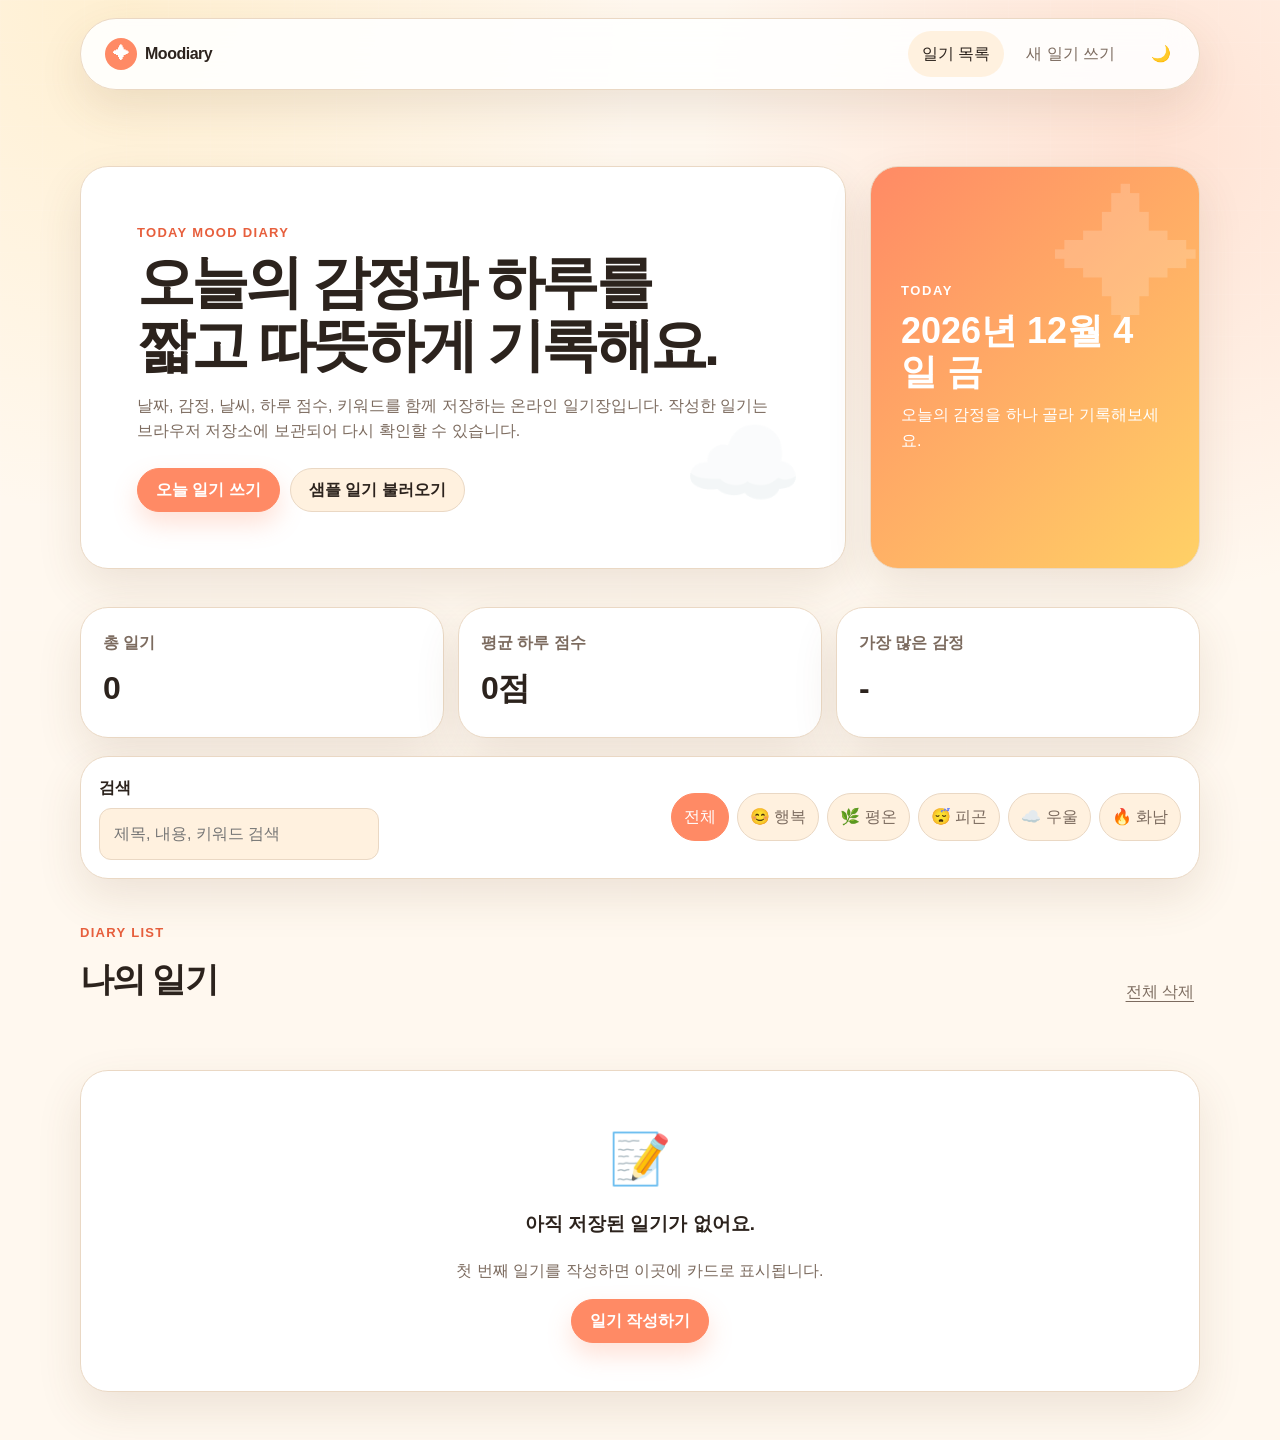
<file: index.html>
<!DOCTYPE html>
<html lang="ko">
<head>
  <meta charset="UTF-8" />
  <meta name="viewport" content="width=device-width, initial-scale=1.0" />
  <title>Moodiary | 감정 기록 온라인 일기장</title>
 <link rel="stylesheet" href="./style.css">
</head>
<body data-page="home">
  <header class="site-header">
    <a class="logo" href="index.html" aria-label="Moodiary 홈으로 이동">
      <span class="logo-icon">✦</span>
      <span>Moodiary</span>
    </a>

    <button class="menu-toggle" id="menuToggle" aria-label="메뉴 열기">☰</button>

    <nav class="main-nav" id="mainNav">
      <a href="index.html" class="active">일기 목록</a>
      <a href="write.html">새 일기 쓰기</a>
      <button class="theme-toggle" id="themeToggle" type="button">🌙</button>
    </nav>
  </header>

  <main>
    <section class="hero section-wrap">
      <div class="hero-text">
        <p class="eyebrow">Today Mood Diary</p>
        <h1>오늘의 감정과 하루를<br />짧고 따뜻하게 기록해요.</h1>
        <p class="hero-desc">
          날짜, 감정, 날씨, 하루 점수, 키워드를 함께 저장하는 온라인 일기장입니다.
          작성한 일기는 브라우저 저장소에 보관되어 다시 확인할 수 있습니다.
        </p>
        <div class="hero-actions">
          <a class="btn primary" href="write.html">오늘 일기 쓰기</a>
          <button class="btn ghost" id="loadSampleBtn" type="button">샘플 일기 불러오기</button>
        </div>
      </div>
      <aside class="today-card" aria-label="오늘 정보">
        <span class="today-label">TODAY</span>
        <strong id="todayDate">-</strong>
        <p id="todayMessage">오늘도 기록할 준비가 되었어요.</p>
      </aside>
    </section>

    <section class="stats-grid section-wrap" aria-label="일기 통계">
      <article class="stat-card">
        <span>총 일기</span>
        <strong id="totalCount">0</strong>
      </article>
      <article class="stat-card">
        <span>평균 하루 점수</span>
        <strong id="avgScore">0</strong>
      </article>
      <article class="stat-card">
        <span>가장 많은 감정</span>
        <strong id="topMood">-</strong>
      </article>
    </section>

    <section class="toolbar section-wrap" aria-label="일기 검색 및 필터">
      <div class="search-box">
        <label for="searchInput">검색</label>
        <input id="searchInput" type="search" placeholder="제목, 내용, 키워드 검색" />
      </div>

      <div class="filter-buttons" id="filterButtons" aria-label="감정 필터">
        <button class="filter-btn active" data-filter="all" type="button">전체</button>
        <button class="filter-btn" data-filter="happy" type="button">😊 행복</button>
        <button class="filter-btn" data-filter="calm" type="button">🌿 평온</button>
        <button class="filter-btn" data-filter="tired" type="button">😴 피곤</button>
        <button class="filter-btn" data-filter="sad" type="button">☁️ 우울</button>
        <button class="filter-btn" data-filter="angry" type="button">🔥 화남</button>
      </div>
    </section>

    <section class="section-wrap">
      <div class="section-title-row">
        <div>
          <p class="eyebrow">Diary List</p>
          <h2>나의 일기</h2>
        </div>
        <button class="text-button" id="clearAllBtn" type="button">전체 삭제</button>
      </div>

      <div class="diary-grid" id="diaryList" aria-live="polite"></div>
      <div class="empty-state hidden" id="emptyState">
        <div class="empty-icon">📝</div>
        <h3>아직 저장된 일기가 없어요.</h3>
        <p>첫 번째 일기를 작성하면 이곳에 카드로 표시됩니다.</p>
        <a class="btn primary" href="write.html">일기 작성하기</a>
      </div>
    </section>
  </main>


  <div class="toast" id="toast" role="status" aria-live="polite"></div>

  <script src="https://code.jquery.com/jquery-3.6.0.min.js"></script>
 <script src="./app.js"></script>
</body>
</html>
</file>
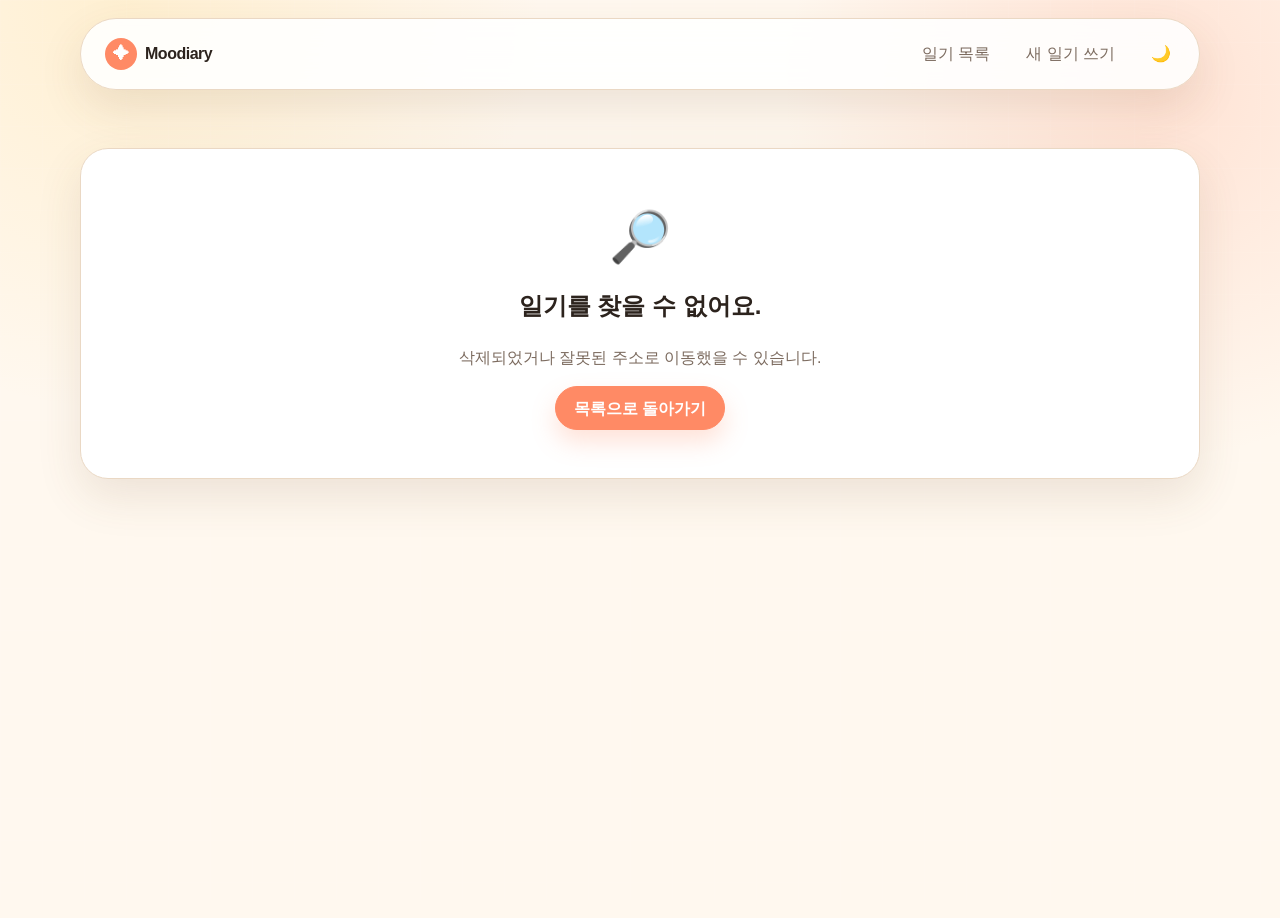
<file: detail.html>
<!DOCTYPE html>
<html lang="ko">
<head>
  <meta charset="UTF-8" />
  <meta name="viewport" content="width=device-width, initial-scale=1.0" />
  <title>Moodiary | 일기 상세</title>
  <link rel="stylesheet" href="./style.css">
</head>
<body data-page="detail">
  <header class="site-header">
    <a class="logo" href="index.html" aria-label="Moodiary 홈으로 이동">
      <span class="logo-icon">✦</span>
      <span>Moodiary</span>
    </a>

    <button class="menu-toggle" id="menuToggle" aria-label="메뉴 열기">☰</button>

    <nav class="main-nav" id="mainNav">
      <a href="index.html">일기 목록</a>
      <a href="write.html">새 일기 쓰기</a>
      <button class="theme-toggle" id="themeToggle" type="button">🌙</button>
    </nav>
  </header>

  <main class="section-wrap detail-wrap">
    <article class="detail-card" id="detailCard"></article>

    <section class="empty-state hidden" id="notFoundState">
      <div class="empty-icon">🔎</div>
      <h1>일기를 찾을 수 없어요.</h1>
      <p>삭제되었거나 잘못된 주소로 이동했을 수 있습니다.</p>
      <a class="btn primary" href="index.html">목록으로 돌아가기</a>
    </section>
  </main>


  <div class="toast" id="toast" role="status" aria-live="polite"></div>

  <script src="https://code.jquery.com/jquery-3.6.0.min.js"></script>
<script src="./app.js"></script>
</body>
</html>
</file>
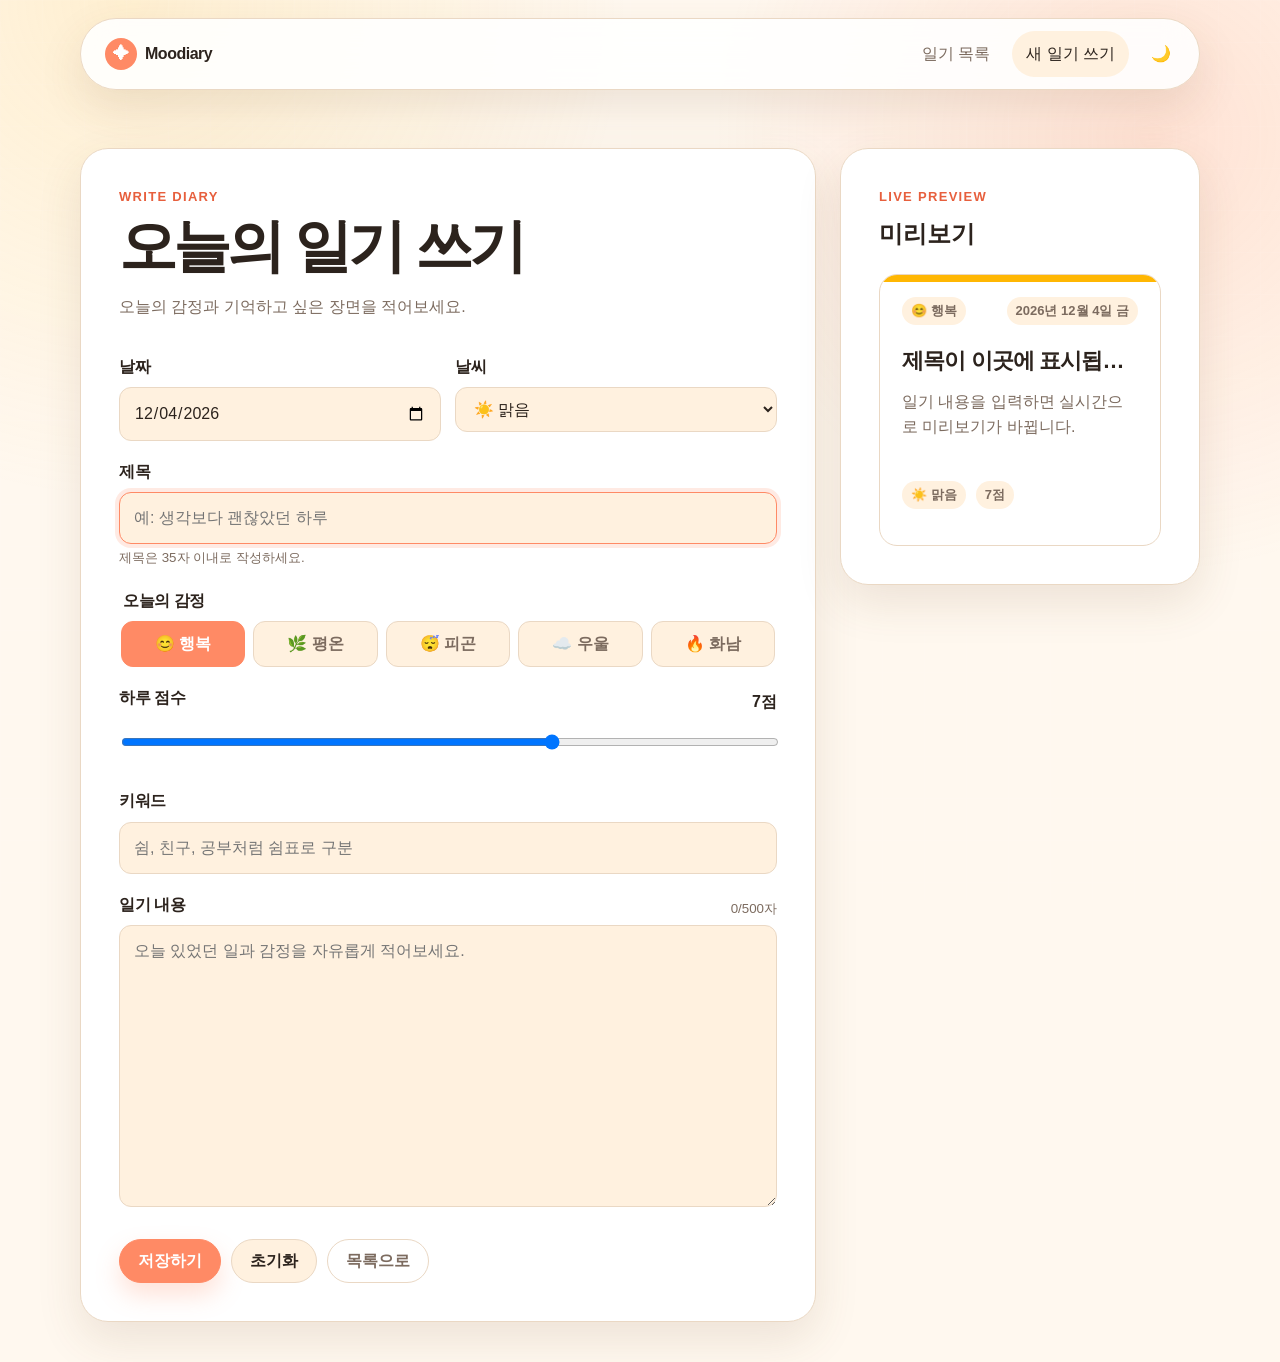
<file: write.html>
<!DOCTYPE html>
<html lang="ko">
<head>
  <meta charset="UTF-8" />
  <meta name="viewport" content="width=device-width, initial-scale=1.0" />
  <title>Moodiary | 일기 작성</title>
  <link rel="stylesheet" href="./style.css">
</head>
<body data-page="write">
  <header class="site-header">
    <a class="logo" href="index.html" aria-label="Moodiary 홈으로 이동">
      <span class="logo-icon">✦</span>
      <span>Moodiary</span>
    </a>

    <button class="menu-toggle" id="menuToggle" aria-label="메뉴 열기">☰</button>

    <nav class="main-nav" id="mainNav">
      <a href="index.html">일기 목록</a>
      <a href="write.html" class="active">새 일기 쓰기</a>
      <button class="theme-toggle" id="themeToggle" type="button">🌙</button>
    </nav>
  </header>

  <main class="section-wrap write-layout">
    <section class="form-panel">
      <p class="eyebrow">Write Diary</p>
      <h1 id="writeTitle">오늘의 일기 쓰기</h1>
      <p class="page-desc">오늘의 감정과 기억하고 싶은 장면을 적어보세요.</p>

      <form id="diaryForm" novalidate>
        <input type="hidden" id="entryId" />

        <div class="form-row two-col">
          <div class="field">
            <label for="dateInput">날짜</label>
            <input id="dateInput" type="date" required />
          </div>
          <div class="field">
            <label for="weatherInput">날씨</label>
            <select id="weatherInput">
              <option value="sunny">☀️ 맑음</option>
              <option value="cloudy">☁️ 흐림</option>
              <option value="rainy">🌧️ 비</option>
              <option value="snowy">❄️ 눈</option>
              <option value="windy">🍃 바람</option>
            </select>
          </div>
        </div>

        <div class="field">
          <label for="titleInput">제목</label>
          <input id="titleInput" type="text" maxlength="35" placeholder="예: 생각보다 괜찮았던 하루" required />
          <small id="titleHelp">제목은 35자 이내로 작성하세요.</small>
        </div>

        <fieldset class="mood-field">
          <legend>오늘의 감정</legend>
          <div class="mood-options">
            <label><input type="radio" name="mood" value="happy" checked /> <span>😊 행복</span></label>
            <label><input type="radio" name="mood" value="calm" /> <span>🌿 평온</span></label>
            <label><input type="radio" name="mood" value="tired" /> <span>😴 피곤</span></label>
            <label><input type="radio" name="mood" value="sad" /> <span>☁️ 우울</span></label>
            <label><input type="radio" name="mood" value="angry" /> <span>🔥 화남</span></label>
          </div>
        </fieldset>

        <div class="field">
          <div class="label-row">
            <label for="scoreInput">하루 점수</label>
            <strong id="scoreValue">7점</strong>
          </div>
          <input id="scoreInput" type="range" min="1" max="10" value="7" />
        </div>

        <div class="field">
          <label for="keywordInput">키워드</label>
          <input id="keywordInput" type="text" placeholder="쉼, 친구, 공부처럼 쉼표로 구분" />
        </div>

        <div class="field">
          <div class="label-row">
            <label for="contentInput">일기 내용</label>
            <small><span id="charCount">0</span>/500자</small>
          </div>
          <textarea id="contentInput" maxlength="500" rows="10" placeholder="오늘 있었던 일과 감정을 자유롭게 적어보세요." required></textarea>
        </div>

        <div class="form-actions">
          <button class="btn primary" type="submit">저장하기</button>
          <button class="btn ghost" id="resetBtn" type="button">초기화</button>
          <a class="btn light" href="index.html">목록으로</a>
        </div>
      </form>
    </section>

    <aside class="preview-panel" aria-label="일기 미리보기">
      <p class="eyebrow">Live Preview</p>
      <h2>미리보기</h2>
      <article class="diary-card preview-card mood-happy" id="previewCard">
        <div class="card-top">
          <span class="mood-badge" id="previewMood">😊 행복</span>
          <span class="date-text" id="previewDate">-</span>
        </div>
        <h3 id="previewTitle">제목이 이곳에 표시됩니다</h3>
        <p id="previewContent">일기 내용을 입력하면 실시간으로 미리보기가 바뀝니다.</p>
        <div class="card-meta">
          <span id="previewWeather">☀️ 맑음</span>
          <span id="previewScore">7점</span>
        </div>
        <div class="tag-list" id="previewTags"></div>
      </article>
    </aside>
  </main>
  
  <div class="toast" id="toast" role="status" aria-live="polite"></div>

  <script src="https://code.jquery.com/jquery-3.6.0.min.js"></script>
<script src="./app.js"></script>
</body>
</html>
</file>
<file: style.css>
:root {
  --bg: #fff8ef;
  --panel: #ffffff;
  --panel-soft: #fff1df;
  --text: #2c231d;
  --muted: #7c6b5f;
  --line: #ead8c4;
  --primary: #ff8a65;
  --primary-dark: #e75f3d;
  --accent: #ffd166;
  --shadow: 0 18px 45px rgba(103, 73, 45, 0.12);
  --radius-lg: 28px;
  --radius-md: 18px;
  --radius-sm: 12px;
}

body.dark {
  --bg: #171411;
  --panel: #25201c;
  --panel-soft: #302821;
  --text: #fff8ef;
  --muted: #c8b7a8;
  --line: #4b3e34;
  --primary: #ff9b78;
  --primary-dark: #ffb099;
  --accent: #ffd166;
  --shadow: 0 18px 45px rgba(0, 0, 0, 0.25);
}

* {
  box-sizing: border-box;
}

html {
  scroll-behavior: smooth;
}

body {
  margin: 0;
  min-height: 100vh;
  font-family: "Pretendard", "Apple SD Gothic Neo", "Malgun Gothic", Arial, sans-serif;
  background:
    radial-gradient(circle at 10% 0%, rgba(255, 209, 102, 0.22), transparent 28%),
    radial-gradient(circle at 90% 10%, rgba(255, 138, 101, 0.2), transparent 26%),
    var(--bg);
  color: var(--text);
  line-height: 1.6;
}

body::before {
  content: "";
  position: fixed;
  inset: 0;
  pointer-events: none;
  background-image: linear-gradient(rgba(255, 255, 255, 0.18) 1px, transparent 1px),
    linear-gradient(90deg, rgba(255, 255, 255, 0.18) 1px, transparent 1px);
  background-size: 42px 42px;
  opacity: 0.35;
}

button,
input,
select,
textarea {
  font: inherit;
}

a {
  color: inherit;
  text-decoration: none;
}

.hidden {
  display: none !important;
}

.site-header {
  position: sticky;
  top: 0;
  z-index: 20;
  width: min(1120px, calc(100% - 32px));
  margin: 18px auto 0;
  padding: 12px 14px;
  display: flex;
  align-items: center;
  justify-content: space-between;
  gap: 18px;
  background: color-mix(in srgb, var(--panel) 88%, transparent);
  border: 1px solid var(--line);
  border-radius: 999px;
  box-shadow: var(--shadow);
  backdrop-filter: blur(16px);
}

.logo {
  display: inline-flex;
  align-items: center;
  gap: 8px;
  padding: 6px 10px;
  font-weight: 900;
  letter-spacing: -0.03em;
}

.logo-icon {
  display: grid;
  place-items: center;
  width: 32px;
  height: 32px;
  border-radius: 50%;
  background: var(--primary);
  color: #fff;
}

.main-nav {
  display: flex;
  align-items: center;
  gap: 8px;
}

.main-nav a,
.theme-toggle,
.menu-toggle {
  border: 0;
  border-radius: 999px;
  padding: 10px 14px;
  background: transparent;
  color: var(--muted);
  cursor: pointer;
  transition: 0.2s ease;
}

.main-nav a:hover,
.theme-toggle:hover,
.main-nav a.active {
  color: var(--text);
  background: var(--panel-soft);
}

.menu-toggle {
  display: none;
  font-size: 20px;
}

.section-wrap {
  width: min(1120px, calc(100% - 32px));
  margin: 0 auto;
}

.hero {
  display: grid;
  grid-template-columns: minmax(0, 1fr) 330px;
  align-items: stretch;
  gap: 24px;
  padding: 76px 0 28px;
}

.hero-text,
.today-card,
.form-panel,
.preview-panel,
.detail-card,
.empty-state,
.toolbar,
.stat-card {
  position: relative;
  background: var(--panel);
  border: 1px solid var(--line);
  border-radius: var(--radius-lg);
  box-shadow: var(--shadow);
}

.hero-text {
  padding: clamp(28px, 5vw, 56px);
  overflow: hidden;
}

.hero-text::after {
  content: "☁️";
  position: absolute;
  right: 42px;
  bottom: 28px;
  font-size: 96px;
  opacity: 0.16;
}

.eyebrow {
  margin: 0 0 8px;
  color: var(--primary-dark);
  font-weight: 800;
  font-size: 13px;
  letter-spacing: 0.1em;
  text-transform: uppercase;
}

h1,
h2,
h3,
p {
  margin-top: 0;
}

.hero h1,
.form-panel h1,
.detail-card h1 {
  margin-bottom: 16px;
  font-size: clamp(32px, 6vw, 58px);
  line-height: 1.08;
  letter-spacing: -0.065em;
}

.hero-desc,
.page-desc {
  max-width: 650px;
  color: var(--muted);
}

.hero-actions,
.form-actions,
.detail-actions {
  display: flex;
  flex-wrap: wrap;
  gap: 10px;
  margin-top: 24px;
}

.btn {
  display: inline-flex;
  align-items: center;
  justify-content: center;
  min-height: 44px;
  padding: 0 18px;
  border: 1px solid var(--line);
  border-radius: 999px;
  font-weight: 800;
  cursor: pointer;
  transition: transform 0.2s ease, box-shadow 0.2s ease, background 0.2s ease;
}

.btn:hover {
  transform: translateY(-2px);
}

.btn.primary {
  border-color: var(--primary);
  background: var(--primary);
  color: #fff;
  box-shadow: 0 12px 24px rgba(255, 138, 101, 0.25);
}

.btn.ghost {
  background: var(--panel-soft);
  color: var(--text);
}

.btn.light {
  background: var(--panel);
  color: var(--muted);
}

.btn.danger {
  border-color: #ff6b6b;
  background: #ff6b6b;
  color: #fff;
}

.today-card {
  min-height: 260px;
  padding: 30px;
  display: flex;
  flex-direction: column;
  justify-content: center;
  overflow: hidden;
  background: linear-gradient(135deg, var(--primary), #ffd166);
  color: #fff;
}

.today-card::after {
  content: "✦";
  position: absolute;
  right: -6px;
  top: -24px;
  font-size: 150px;
  opacity: 0.18;
}

.today-label {
  font-weight: 900;
  font-size: 13px;
  letter-spacing: 0.12em;
}

.today-card strong {
  display: block;
  margin: 8px 0 10px;
  font-size: 36px;
  line-height: 1.15;
}

.today-card p {
  margin-bottom: 0;
}

.stats-grid {
  display: grid;
  grid-template-columns: repeat(3, minmax(0, 1fr));
  gap: 14px;
  margin-top: 10px;
}

.stat-card {
  padding: 22px;
}

.stat-card span {
  color: var(--muted);
  font-weight: 700;
}

.stat-card strong {
  display: block;
  margin-top: 8px;
  font-size: 32px;
  letter-spacing: -0.04em;
}

.toolbar {
  margin-top: 18px;
  padding: 18px;
  display: grid;
  grid-template-columns: 280px 1fr;
  gap: 16px;
  align-items: center;
}

.search-box label,
.field label,
legend {
  display: block;
  margin-bottom: 8px;
  font-weight: 900;
  letter-spacing: -0.03em;
}

input,
select,
textarea {
  width: 100%;
  border: 1px solid var(--line);
  border-radius: var(--radius-sm);
  padding: 12px 14px;
  background: var(--panel-soft);
  color: var(--text);
  outline: none;
  transition: border 0.2s ease, box-shadow 0.2s ease;
}

input:focus,
select:focus,
textarea:focus {
  border-color: var(--primary);
  box-shadow: 0 0 0 4px rgba(255, 138, 101, 0.18);
}

.filter-buttons {
  display: flex;
  flex-wrap: wrap;
  gap: 8px;
  justify-content: flex-end;
}

.filter-btn {
  border: 1px solid var(--line);
  border-radius: 999px;
  padding: 10px 12px;
  background: var(--panel-soft);
  color: var(--muted);
  cursor: pointer;
}

.filter-btn.active,
.filter-btn:hover {
  border-color: var(--primary);
  background: var(--primary);
  color: #fff;
}

.section-title-row {
  display: flex;
  align-items: flex-end;
  justify-content: space-between;
  gap: 20px;
  margin: 44px 0 16px;
}

.section-title-row h2 {
  margin: 0;
  font-size: 34px;
  letter-spacing: -0.05em;
}

.text-button {
  border: 0;
  background: transparent;
  color: var(--muted);
  cursor: pointer;
  text-decoration: underline;
  text-underline-offset: 4px;
}

.diary-grid {
  display: grid;
  grid-template-columns: repeat(3, minmax(0, 1fr));
  gap: 18px;
  margin-bottom: 48px;
}

.diary-card {
  position: relative;
  min-height: 248px;
  padding: 22px;
  overflow: hidden;
  background: var(--panel);
  border: 1px solid var(--line);
  border-radius: var(--radius-md);
  box-shadow: var(--shadow);
  transition: transform 0.2s ease, border 0.2s ease;
}

.diary-card:hover {
  transform: translateY(-4px);
  border-color: var(--primary);
}

.diary-card::before {
  content: "";
  position: absolute;
  inset: 0 0 auto 0;
  height: 7px;
  background: var(--mood-color, var(--primary));
}

.mood-happy { --mood-color: #ffb703; }
.mood-calm { --mood-color: #80b918; }
.mood-tired { --mood-color: #9d8df1; }
.mood-sad { --mood-color: #74c0fc; }
.mood-angry { --mood-color: #ff6b6b; }

.card-top,
.card-meta,
.label-row {
  display: flex;
  align-items: center;
  justify-content: space-between;
  gap: 10px;
}

.mood-badge,
.date-text,
.card-meta span,
.tag {
  display: inline-flex;
  align-items: center;
  min-height: 28px;
  padding: 4px 9px;
  border-radius: 999px;
  background: var(--panel-soft);
  color: var(--muted);
  font-size: 13px;
  font-weight: 800;
}

.diary-card h3 {
  margin: 18px 0 10px;
  font-size: 22px;
  letter-spacing: -0.04em;
  white-space: nowrap;
  overflow: hidden;
  text-overflow: ellipsis;
}

.diary-card p {
  display: -webkit-box;
  min-height: 76px;
  margin-bottom: 16px;
  color: var(--muted);
  overflow: hidden;
  -webkit-line-clamp: 3;
  -webkit-box-orient: vertical;
}

.card-meta {
  margin-top: 12px;
  justify-content: flex-start;
  flex-wrap: wrap;
}

.tag-list {
  display: flex;
  flex-wrap: wrap;
  gap: 6px;
  margin-top: 14px;
}

.empty-state {
  padding: 48px 24px;
  text-align: center;
  margin-bottom: 48px;
}

.empty-icon {
  font-size: 50px;
  margin-bottom: 10px;
}

.empty-state p {
  color: var(--muted);
}

.write-layout {
  display: grid;
  grid-template-columns: minmax(0, 1fr) 360px;
  gap: 24px;
  padding-top: 58px;
  padding-bottom: 40px;
}

.form-panel,
.preview-panel {
  padding: clamp(22px, 4vw, 38px);
}

.form-row.two-col {
  display: grid;
  grid-template-columns: repeat(2, minmax(0, 1fr));
  gap: 14px;
}

.field,
.mood-field {
  margin-top: 18px;
}

.field small,
.label-row small {
  color: var(--muted);
}

.mood-field {
  padding: 0;
  border: 0;
}

.mood-options {
  display: grid;
  grid-template-columns: repeat(5, minmax(0, 1fr));
  gap: 8px;
}

.mood-options input {
  position: absolute;
  opacity: 0;
  pointer-events: none;
}

.mood-options span {
  display: grid;
  place-items: center;
  min-height: 46px;
  border: 1px solid var(--line);
  border-radius: var(--radius-sm);
  background: var(--panel-soft);
  color: var(--muted);
  font-weight: 800;
  cursor: pointer;
  transition: 0.2s ease;
}

.mood-options input:checked + span {
  border-color: var(--primary);
  background: var(--primary);
  color: #fff;
}

textarea {
  min-height: 210px;
  resize: vertical;
}

.preview-panel {
  position: sticky;
  top: 108px;
  align-self: start;
}

.preview-card {
  margin-top: 16px;
  box-shadow: none;
}

.detail-wrap {
  padding-top: 58px;
  padding-bottom: 48px;
}

.detail-card {
  padding: clamp(24px, 5vw, 56px);
}

.detail-card .detail-head {
  display: flex;
  justify-content: space-between;
  align-items: flex-start;
  gap: 16px;
  margin-bottom: 20px;
}

.detail-card .detail-content {
  margin: 28px 0;
  padding: 26px;
  border-radius: var(--radius-md);
  background: var(--panel-soft);
  white-space: pre-wrap;
  color: var(--text);
}

.detail-info {
  display: flex;
  flex-wrap: wrap;
  gap: 8px;
}

.toast {
  position: fixed;
  left: 50%;
  bottom: 28px;
  z-index: 100;
  transform: translate(-50%, 20px);
  min-width: 220px;
  padding: 13px 18px;
  border-radius: 999px;
  background: #2c231d;
  color: #fff;
  text-align: center;
  box-shadow: var(--shadow);
  opacity: 0;
  pointer-events: none;
  transition: 0.25s ease;
}

.toast.show {
  opacity: 1;
  transform: translate(-50%, 0);
}

.site-footer {
  width: min(1120px, calc(100% - 32px));
  margin: 20px auto 40px;
  color: var(--muted);
  text-align: center;
  font-size: 14px;
}

@media screen and (max-width: 960px) {
  .hero,
  .write-layout {
    grid-template-columns: 1fr;
  }

  .preview-panel {
    position: static;
  }

  .diary-grid {
    grid-template-columns: repeat(2, minmax(0, 1fr));
  }

  .toolbar {
    grid-template-columns: 1fr;
  }

  .filter-buttons {
    justify-content: flex-start;
  }
}

@media screen and (max-width: 767px) {
  .site-header {
    flex-wrap: wrap;
    border-radius: 24px;
  }

  .menu-toggle {
    display: inline-flex;
  }

  .main-nav {
    display: none;
    width: 100%;
    flex-direction: column;
    align-items: stretch;
    padding: 8px 0 4px;
  }

  .main-nav.open {
    display: flex;
  }

  .main-nav a,
  .theme-toggle {
    text-align: center;
    background: var(--panel-soft);
  }

  .hero {
    padding-top: 32px;
  }

  .hero h1,
  .form-panel h1,
  .detail-card h1 {
    font-size: 34px;
  }

  .stats-grid,
  .diary-grid,
  .form-row.two-col,
  .mood-options {
    grid-template-columns: 1fr;
  }

  .today-card {
    min-height: 200px;
  }

  .section-title-row,
  .detail-card .detail-head {
    align-items: flex-start;
    flex-direction: column;
  }

  .form-actions,
  .detail-actions,
  .hero-actions {
    flex-direction: column;
  }

  .btn {
    width: 100%;
  }
}

@media print {
  .site-header,
  .site-footer,
  .detail-actions,
  .toast {
    display: none;
  }

  body {
    background: #fff;
    color: #000;
  }

  .detail-card {
    box-shadow: none;
    border: 0;
  }
}
</file>
